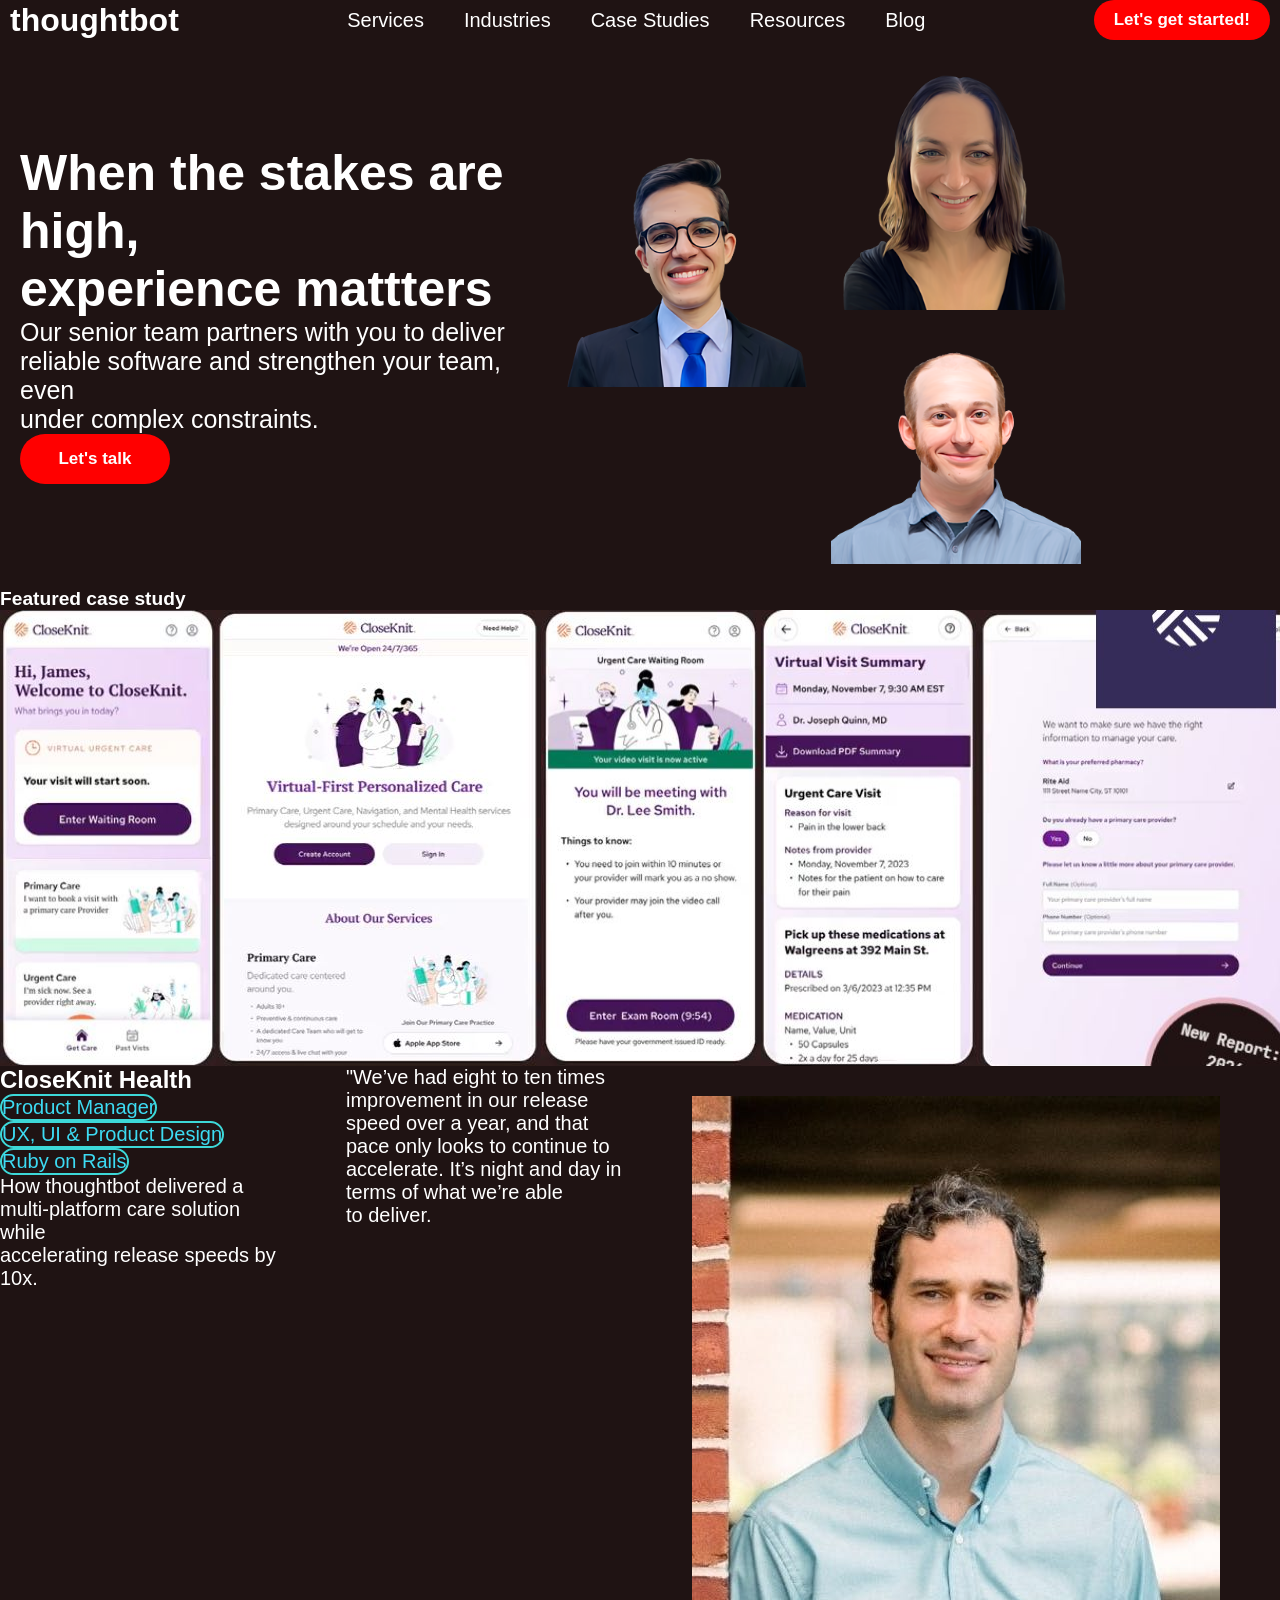
<file: index.html>
<!DOCTYPE html>
<html lang="en">

<head>
    <meta charset="UTF-8">
    <meta name="viewport" content="width=device-width, initial-scale=1.0">
    <title>THOUGHTBOT</title>
    <link rel="stylesheet" href="style.css">
</head>

<body>
    <header>
        <div class="header-icon">
            <h1>thoughtbot</h1>
        </div>
        <nav>
            <ul>
                <li><a href="#">Services</a></li>
                <li><a href="#">Industries</a></li>
                <li> <a href="#">Case Studies</a></li>
                <li> <a href="#">Resources</a></li>
                <li> <a href="./blog.html">Blog</a></li>
            </ul>
        </nav>
        <button class="header-bttn">Let's get started!</button>
    </header>

    <section>
        <div class="hero-section">
            <div class="hero-section-txt">
                <h2 class="hero-section-txt1">When the stakes are high, <br>experience mattters</h2>
                <p class="hero-section-txt2">Our senior team partners with you to deliver <br>reliable software and
                    strengthen your team, even
                    <br>under complex constraints.
                </p>
                <button class="hero-section-bttn">Let's talk</button>
            </div>
            <div class="hero-section-images">
                <div class="hero-section-images1">
                    <img src="./images/imageye___-_imgi_48_Matheus_Richard.png" alt="" class="image1">
                </div>
                <div class="hero-section-images2">
                    <img src="./images/imageye___-_imgi_49_Dawn_Delatte_.png" alt="" class="image1">
                    <img src="./images/imageye___-_imgi_51_Ali_Slater.png" alt="" class="image1">
                </div>
            </div>
        </div>
    </section>
    <h4 class="casehead">Featured case study</h4>
    <div class="casestudy-image">
        <img src="./images/Capture.JPG" alt="">
        <img src="./images/capture 2.JPG" alt="">
        <img src="./images/Capture 3.JPG" alt="">
        <img src="./images/Capture 4.JPG" alt="">
        <img src="./images/Capture 5.JPG" alt="">
    </div>
    <section class="firstsection">
        <div class="CloseKnit">
            <h1 class="CloseKnit-head">CloseKnit Health</h1>
            <div class="CloseKnit-bttn">
                <button class="CloseKnit-bttn2">Product Manager</button>
                <button class="CloseKnit-bttn2">UX, UI & Product Design</button>
                <div>
                    <button class="CloseKnit-bttn2">Ruby on Rails</button>
                </div>
            </div>
            <div class="CloseKnit-txt">
                <p>How thoughtbot delivered a multi-platform care solution while <br>accelerating release speeds by 10x.
                </p>
                <a href="Read About How We Helped CloseKnit Health"></a>
            </div>
        </div>
        <p class="CloseKnit-txt3">"We’ve had eight to ten times improvement in our release <br>
            speed over a year, and that pace only looks to continue to <br>
            accelerate. It’s night and day in terms of what we’re able <br>
            to deliver.</p>
        <div class="person">
            <img src="./images/a35a7111-0877-4116-8ecf-7b08fa1ad0fe_Matthew-Thompson.jpeg" alt="">
        </div>
        <div class="person-info">
            <p></p>
        </div>
    </section>


</body>

</html>
</file>
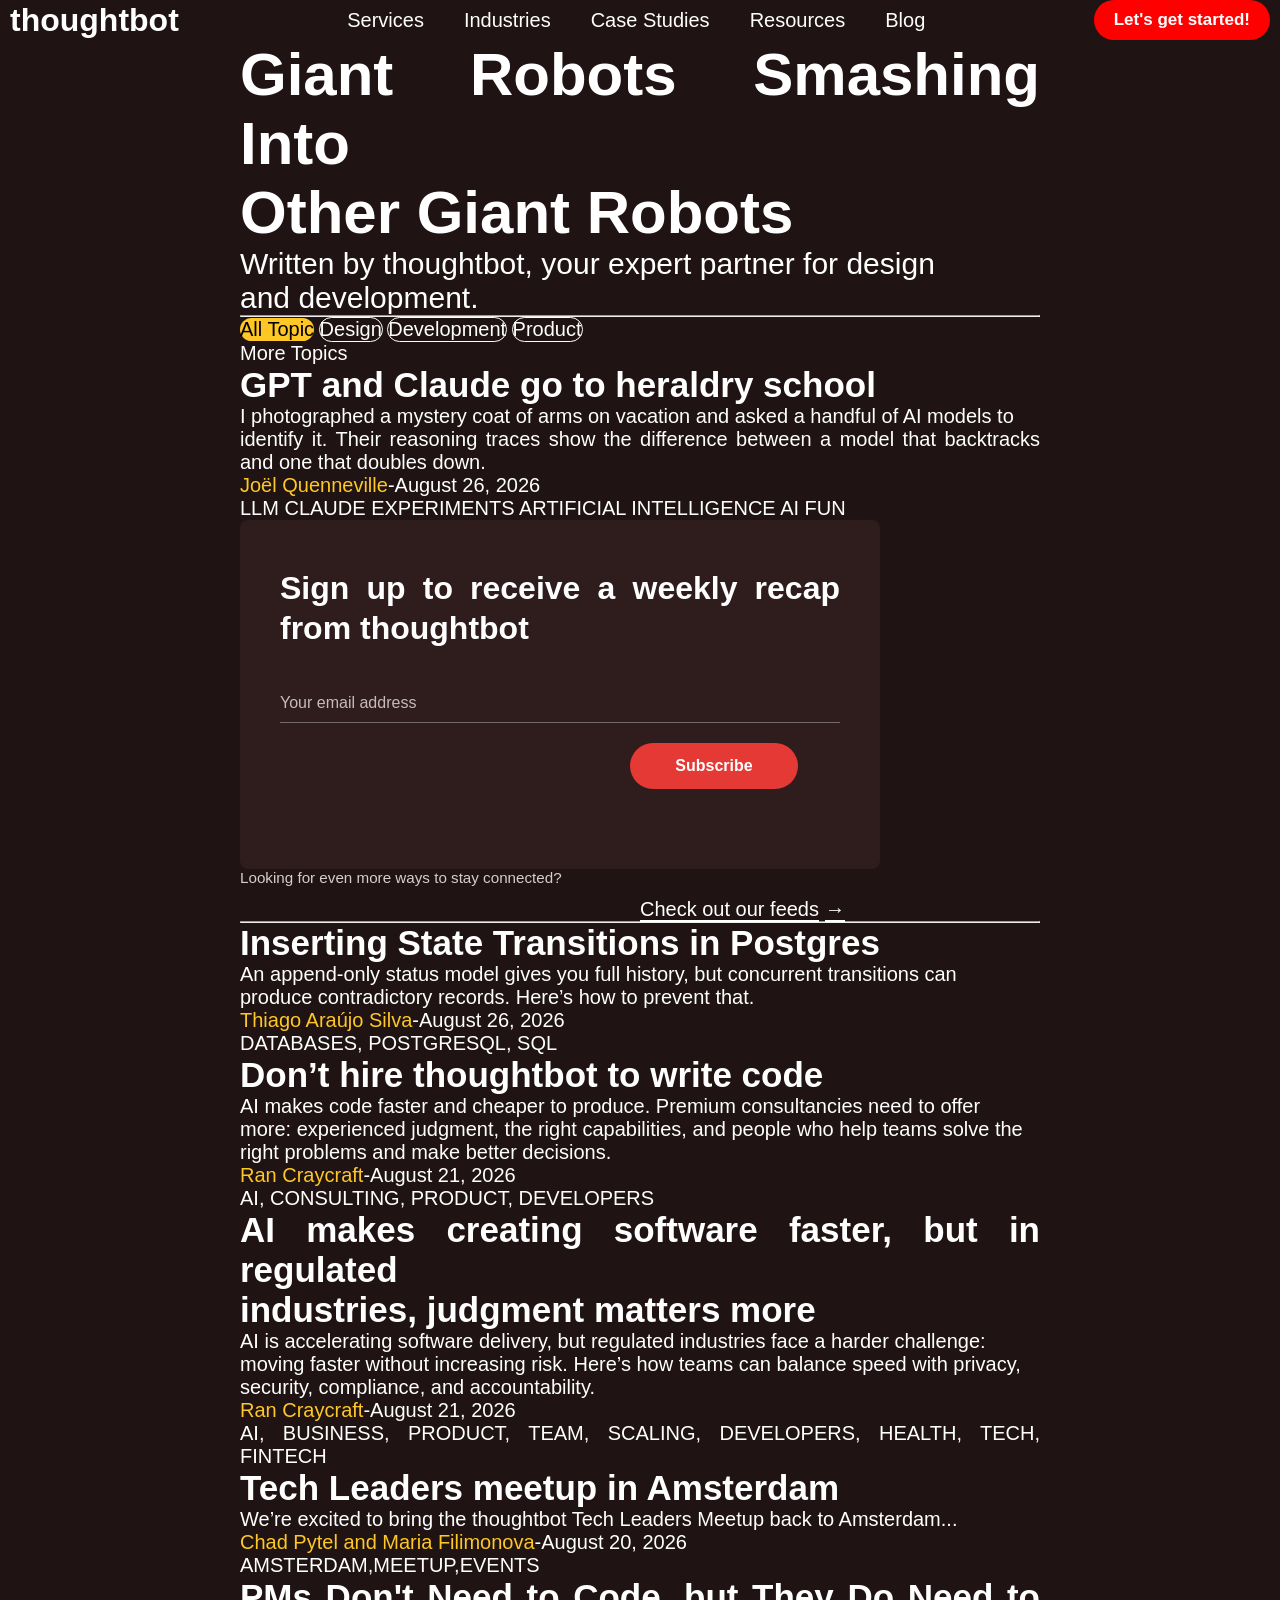
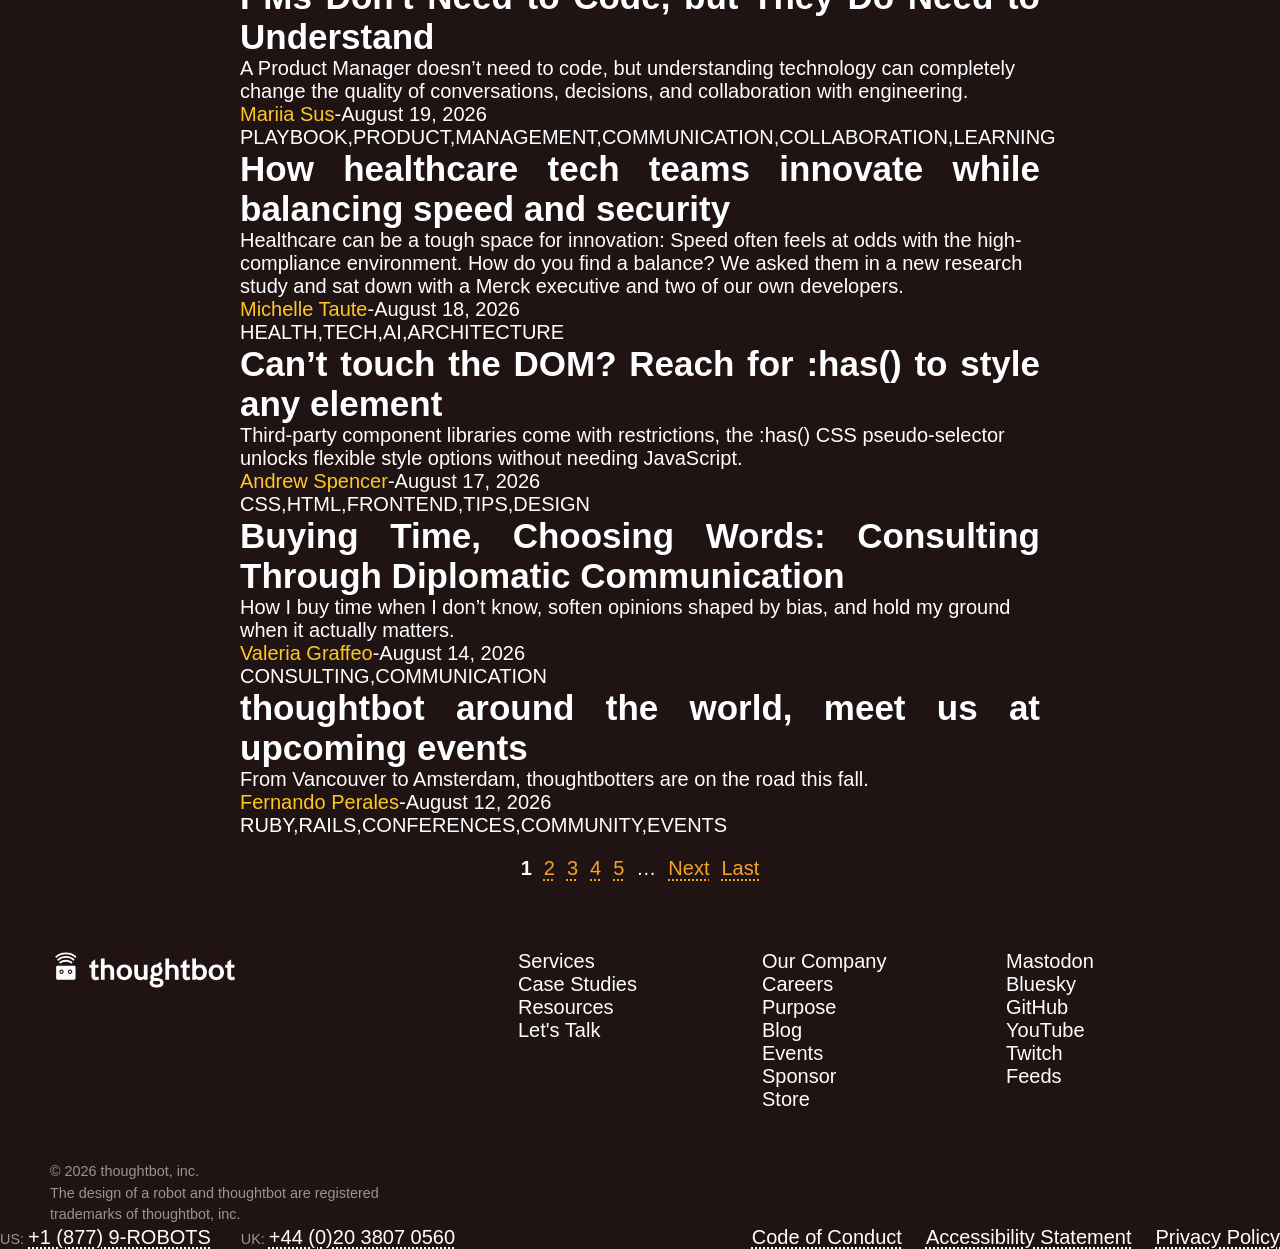
<file: blog.html>
<!DOCTYPE html>
<html lang="en">

<head>
  <meta charset="UTF-8">
  <meta name="viewport" content="width=device-width, initial-scale=1.0">
  <title>Blog page</title>
  <link rel="stylesheet" href="style.css">
</head>

<body>
  <header>
    <div class="header-icon">
      <h1>thoughtbot</h1>
    </div>
    <nav>
      <ul>
        <li><a href="#">Services</a></li>
        <li><a href="#">Industries</a></li>
        <li> <a href="#">Case Studies</a></li>
        <li> <a href="#">Resources</a></li>
        <li> <a href="./blog.html">Blog</a></li>
      </ul>
    </nav>
    <button class="header-bttn">Let's get started!</button>
  </header>
   <div class="container">
  <div class="blog-header">
    <h1>Giant Robots Smashing Into <br> Other Giant Robots</h1>
    <p>Written by thoughtbot, your expert partner for design <br>and development.</p>
  </div>
  <hr class="line">
  <div>
    <button class="blog-bttn1">All Topic</button>
    <button class="blog-bttn">Design</button>
    <button class="blog-bttn">Development</button>
    <button class="blog-bttn">Product</button>
    <p class="blog-txt"><a href="">More Topics</a></p>
  </div>
 
  <div>
    <h2 class="heraldry-txt">GPT and Claude go to heraldry school</h2>
    <p class="heraldry-txt-p">I photographed a mystery coat of arms on vacation and asked a handful of AI models to <br>
      identify it.
      Their reasoning traces show the difference between a model that backtracks and one that doubles down.</p>
    <div class="heraldry">
      <p class="heraldry-txt-0">Joël Quenneville</p>
      <p class="heraldry-txt1"> -August 26, 2026</p>
    </div>
    <p class="heraldry-txt2">LLM CLAUDE EXPERIMENTS ARTIFICIAL INTELLIGENCE AI FUN</p>
  </div>
  <div class="newsletter-card">
    <h2>Sign up to receive a weekly recap from thoughtbot</h2>

    <form class="signup-form">
      <div class="input-group">
        <label for="email" class="sr-only"></label>
        <input type="email" id="email" placeholder="Your email address">
      </div>
      <button type="submit" class="subscribe-btn">Subscribe</button>
    </form>
  </div>
  <div>

    <div class="feeds-footer">
      <span>Looking for even more ways to stay connected?</span>
      <a href="#" class="feeds-link">
        Check out our feeds <span class="arrow">&rarr;</span>
      </a>
    </div>
    <hr class="line2">

    <h2 class="transition-txt">Inserting State Transitions in Postgres</h2>
    <p class="transition-txt-p">An append-only status model gives you full history, but concurrent transitions can <br>
produce contradictory records. Here’s how to prevent that.</p>
    <div class="transition">
      <p class="transition-txt-0">Thiago Araújo Silva</p>
      <p class="transition-txt1"> -August 26, 2026</p>
    </div>
    <p class="heraldry-txt2">DATABASES, POSTGRESQL, SQL</p>

 <h2 class="transition-txt">Don’t hire thoughtbot to write code</h2>
    <p class="transition-txt-p">AI makes code faster and cheaper to produce. Premium consultancies need to offer <br>
more: experienced judgment, the right capabilities, and people who help teams solve the <br>
 right problems and make better decisions.</p>
    <div class="transition">
      <p class="transition-txt-0">Ran Craycraft</p>
      <p class="transition-txt1"> -August 21, 2026</p>
    </div>
    <p class="heraldry-txt2">AI, CONSULTING, PRODUCT, DEVELOPERS</p>

 <h2 class="transition-txt">AI makes creating software faster, but in regulated <br> industries, judgment matters more</h2>
    <p class="transition-txt-p">AI is accelerating software delivery, but regulated industries face a harder challenge: <br>
 moving faster without increasing risk. Here’s how teams can balance speed with privacy, <br>
 security, compliance, and accountability.</p>
    <div class="transition">
      <p class="transition-txt-0">Ran Craycraft</p>
      <p class="transition-txt1"> -August 21, 2026</p>
    </div>
    <p class="heraldry-txt2">AI, BUSINESS, PRODUCT, TEAM, SCALING, DEVELOPERS, HEALTH, TECH, FINTECH</p>

    <h2 class="transition-txt">Tech Leaders meetup in Amsterdam</h2>
    <p class="transition-txt-p">We’re excited to bring the thoughtbot Tech Leaders Meetup back to Amsterdam...</p>
    <div class="transition">
      <p class="transition-txt-0">Chad Pytel and Maria Filimonova </p>
      <p class="transition-txt1"> -August 20, 2026</p>
    </div>
    <p class="heraldry-txt2">AMSTERDAM,MEETUP,EVENTS</p>

    <h2 class="transition-txt">PMs Don't Need to Code, but They Do Need to Understand</h2>
    <p class="transition-txt-p">A Product Manager doesn’t need to code, but understanding technology can completely <br>
change the quality of conversations, decisions, and collaboration with engineering.
</p>
    <div class="transition">
      <p class="transition-txt-0">Mariia Sus</p>
      <p class="transition-txt1"> -August 19, 2026</p>
    </div>
    <p class="heraldry-txt2">PLAYBOOK,PRODUCT,MANAGEMENT,COMMUNICATION,COLLABORATION,LEARNING</p>

    <h2 class="transition-txt">How healthcare tech teams innovate while balancing speed and security</h2>
    <p class="transition-txt-p">Healthcare can be a tough space for innovation: Speed often feels at odds with the high- <br>
compliance environment. How do you find a balance? We asked them in a new research <br>
study and sat down with a Merck executive and two of our own developers.</p>
    <div class="transition">
      <p class="transition-txt-0">Michelle Taute</p>
      <p class="transition-txt1"> -August 18, 2026</p>
    </div>
    <p class="heraldry-txt2">HEALTH,TECH,AI,ARCHITECTURE</p>

    <h2 class="transition-txt">Can’t touch the DOM? Reach for :has() to style any element</h2>
    <p class="transition-txt-p">Third-party component libraries come with restrictions, the :has() CSS pseudo-selector <br>
 unlocks flexible style options without needing JavaScript.</p>
    <div class="transition">
      <p class="transition-txt-0">Andrew Spencer</p>
      <p class="transition-txt1"> -August 17, 2026</p>
    </div>
    <p class="heraldry-txt2">CSS,HTML,FRONTEND,TIPS,DESIGN</p>

    <h2 class="transition-txt">Buying Time, Choosing Words: Consulting Through Diplomatic Communication</h2>
    <p class="transition-txt-p">How I buy time when I don’t know, soften opinions shaped by bias, and hold my ground <br>
when it actually matters.</p>
    <div class="transition">
      <p class="transition-txt-0">Valeria Graffeo</p>
      <p class="transition-txt1"> -August 14, 2026</p>
    </div>
    <p class="heraldry-txt2">CONSULTING,COMMUNICATION</p>

    <h2 class="transition-txt">thoughtbot around the world, meet us at upcoming events</h2>
    <p class="transition-txt-p">From Vancouver to Amsterdam, thoughtbotters are on the road this fall.</p>
    <div class="transition">
      <p class="transition-txt-0">Fernando Perales</p>
      <p class="transition-txt1"> -August 12, 2026</p>
    </div>
    <p class="heraldry-txt2">RUBY,RAILS,CONFERENCES,COMMUNITY,EVENTS</p>
  </div>

  <nav class="pagination-container">
  <ul class="pagination">
    <li class="page-item active" aria-current="page">
      <span class="page-link">1</span>
    </li>
    <li class="page-item">
      <a href="#" class="page-link">2</a>
    </li>
    <li class="page-item">
      <a href="#" class="page-link">3</a>
    </li>
    <li class="page-item">
      <a href="#" class="page-link">4</a>
    </li>
    <li class="page-item">
      <a href="#" class="page-link">5</a>
    </li>
    <li class="page-item ellipsis" aria-hidden="true">
      <span>…</span>
    </li>
    <li class="page-item">
      <a href="#" class="page-link">Next</a>
    </li>
    <li class="page-item">
      <a href="#" class="page-link">Last</a>
    </li>
  </ul>
</nav>
 </div>
 
 <footer>
  <div class="parentdiv">
    <div class="childdiv1">
      <img src="./images/image.JPG" alt="">
    </div>
    <div class="childdiv2">
      <a href="#">Services</a>
      <a href="#">Case Studies</a>
      <a href="#">Resources</a>
      <a href="#">Let's Talk</a>
    </div>
    <div class="childdiv3">
      <a href="#">Our Company</a>
      <a href="#">Careers</a>
      <a href="#">Purpose</a>
      <a href="#">Blog</a>
      <a href="#">Events</a>
      <a href="#">Sponsor</a>
      <a href="#">Store</a>
    </div>
    <div class="childdiv4">
      <a href="#">Mastodon</a>
<a href="#">Bluesky</a>
<a href="#">GitHub</a>
<a href="#">YouTube</a>
<a href="#">Twitch</a>
<a href="#">Feeds</a>
    </div>
  </div>
  <div class="trademark">
        <p>© 2026 thoughtbot, inc.</p>
        <p>The design of a robot and thoughtbot are registered trademarks of thoughtbot, inc.</p>
      </div>
       <div class="footer-bottom-info">
      <div class="phone-numbers">
        <span>US: <a href="">+1 (877) 9-ROBOTS</a></span>
        <span>UK: <a href="">+44 (0)20 3807 0560</a></span>
      </div>
      <div class="policy-links">
        <a href="#">Code of Conduct</a>
        <a href="#">Accessibility Statement</a>
        <a href="#">Privacy Policy</a>
      </div>
    </div>

 </footer>
</body>
</html>
</file>
<file: style.css>
*{
  padding: 0;
  margin: 0;
  box-sizing: border-box;
}
body {
  background-color: #1f1313;
  font-family: -apple-system, BlinkMacSystemFont, "Segoe UI", Roboto, Helvetica, Arial, sans-serif;
  color: #c5bcba;
  margin: 0;

}

header {
    display: flex;
    justify-content: space-between;
    align-items: center;
    margin: 0px 10px;

}
.header-icon{
    color: white;
}

ul {
    display: flex;
    gap: 40px;
    text-decoration: none;
}

li, a {
    color: white;
    text-decoration: none;
    font-size: 20px;
    font-size: bold;
    list-style-type: none;
}

.header-bttn {
    background-color: red;
    border-radius: 30px;
    padding: 10px 20px 10px 20px;
    /* width: 150px; */
    color: white;
    font-weight: bold;
    border: none;
    font-size: 17px;

}
.container{
    width: 100%;
    text-align: left;
    margin-bottom: 20px;
    max-width: 800px;
    margin: 0 auto;
    text-align: justify;
}

.hero-section {
    color: white;
    display: flex;
    justify-content: space-between;
    padding: 20px;
    align-items: center;
}

.hero-section-txt {
    width: 600px;
    align-items: center;
}

.hero-section-txt1 {
    font-size: 50px;
    margin: 0;
}

.hero-section-txt2 {
    font-size: 25px;
}

.hero-section-bttn {
    background-color: red;
    border-radius: 30px;
    padding: 15px;
    width: 150px;
    color: white;
    font-weight: bold;
    border: none;
    font-size: 17px;
}

.hero-section-images {
    display: flex;
    align-items: center;
    gap: 20px;
    margin-left : 0px;
}

.image1 {
    height: 250px;
    width: 250px;
    user-select: none;

}

.hero-section-images1 {
    padding-bottom: 100px;
}
.hero-section-images1{
    margin: 0;
}.casehead{
    color: white;
    font-size: larger;
}
.casestudy-image{
display: flex;
font-size: 25px;
color: white;
}
.firstsection{
    background-color:#1f1313;
    display: flex;
    justify-content: space-between;
    gap: 60px;
}
.CloseKnit{
    width: 50%;
}
.CloseKnit-head{
    color: white;
}
.CloseKnit-bttn{
border-radius: 30px;
color: rgb(6, 57, 6);
}
.CloseKnit-bttn2{
    border-radius: 30px;
    border-color: rgb(40, 181, 209);
    background: transparent;
    color: rgb(61, 219, 243);
    border: 2px solid rgb(61, 216, 216);
    font-size: 20px;
    font-weight: 100;
}
.CloseKnit-txt{
    color: white;
    font-size: 20px;
}
.CloseKnit-txt3{
width: 50%;
color: white;
font-size:20px;
}
.person{
    display: flex;
    align-items: center;
    gap: 15px;
    margin-top: 30px;
}
.txt3-image{
    width: 70px;
    height: 70px;
    object-fit: cover;
    border-radius: 10px;
}
.txt3-image-info{
    margin: 0;
    font-size: 19px;
}
    .person-info p{
     margin: 5px 0 0;       
    font-size: 15px;   
}
.blog-header{
color: white;
font-size: 30px;
}
.blog-header p{
font-size: 30px;
}
.line{
    width: 100%;
}
.blog-bttn1{
    background-color: #fec726;
    color: black;
    border-radius: 30px;
    font-size: 20px;
    font-weight: 100px;
    border: none;
}
.blog-bttn{
border-radius: 30px;
    border-color: white;
    background: transparent;
    color:white;
    border: 1px solid white;
    font-size: 20px;
    font-weight: 100;
}
.blog-txt{
text-decoration: 5px dotted white;
}
.heraldry-txt{
color: white;
font-size:35px ;
}
.heraldry{
    display: flex;
}
.heraldry-txt-p{
color: white;
font-size: 20px;
font-weight: 100;
}

.heraldry-txt-0{
color: #fec726;
font-size: 20px;
}
.heraldry-txt1{
color: white;
font-size: 20px;
}
.heraldry-txt2{
color: white;
font-size: 20px;
font-weight: 500;
}
.newsletter-card{
 background-color: #2f1d1d;
  border-radius: 8px;
  padding: 48px 40px 32px;
  max-width: 640px;
  width: 100%;
  box-sizing: border-box;
}
.newsletter-card h2 {
  font-size: 2rem;
  font-weight: 700;
  line-height: 1.25;
  margin: 0 0 36px 0;
  color: #ffffff;
}
.signup-form {
  display: flex;
  align-items: flex-end;
  gap: 20px;
  margin-bottom: 48px;
}
.signup-form input[type="email"] {
  width: 100%;
  background: transparent;
  border: none;
  border-bottom: 1px solid #756a67;
  padding: 10px 0;
  font-size: 1rem;
  color: #ffffff;
  outline: none;
}

.signup-form input[type="email"]::placeholder {
  color: #c5bcba;
}

.signup-form input[type="email"]:focus {
  border-bottom-color: #ffffff;
}
.subscribe-btn {
  background-color: #e53935;
  color: #ffffff;
  border: none;
  border-radius: 24px;
  padding: 14px 28px;
  font-size: 1rem;
  font-weight: 600;
  cursor: pointer;
  white-space: nowrap;
}
.feeds-footer {
  display: flex;
  align-items: center;
  justify-content: space-between;
  flex-wrap: wrap;
  gap: 12px;
  font-size: 0.95rem;
  color: #d6cecc;
}
  .signup-form {
    flex-direction: column;
    align-items: stretch;
  }
  
  .subscribe-btn {
    width: 30%;
    margin-left: 350px;
  }

  .feeds-footer {
    flex-direction: column;
    align-items: flex-start;
  }
  .feeds-link {
  color: #ffffff;
  text-decoration: underline;
  text-underline-offset: 4px;
  display: inline-flex;
  align-items: center;
  gap: 6px;
  font-weight: 500;
  margin:0px 0px 0px 400px;
}
.line2{
    width: 100%;
}
.transition-txt{
color: white;
font-size:35px ;
}
.transition{
    display: flex;
}
.transition-txt-p{
color: white;
font-size: 20px;
font-weight: 100;
}
.transition-txt-0{
color: #fec726;
font-size: 20px;
}
.transition-txt1{
color: white;
font-size: 20px;
}
.transition-txt2{
color: white;
font-size: 20px;
font-weight: 500;
}
.pagination-container {
  display: flex;
  justify-content: center;
  padding: 20px 0;
}
.pagination {
  display: flex;
  align-items: center;
  list-style: none;
  margin: 0;
  padding: 0;
  gap: 12px;
}
.page-item {
  display: inline-flex;
  align-items: center;
}
.page-link {
  color: #f7a223; 
  text-decoration: underline;
  text-decoration-style: dotted; 
  text-underline-offset: 4px;
  font-size: 1.25rem;
  font-weight: 500;
}
.page-item.active .page-link {
  color: white;
  text-decoration: none;
  font-weight: 700;
  cursor: default;
}

.parentdiv{
  display: flex;
  margin: 50px;
  gap: 20px;
}
.childdiv1{
  width: 40%;

}
.childdiv2{
  width: 20%;
    display: flex;
  flex-direction: column;
}
.childdiv3{
  width: 20%;
    display: flex;
  flex-direction: column;
}
.childdiv4{
  width: 20%;
    display: flex;
  flex-direction: column;
}
.trademark p {
  margin: 0 50px;
  font-size: 0.9rem;
  line-height: 1.5;
  color: #9e9390;
  max-width: 380px;
}
.footer-bottom-info {
  display: flex;
  justify-content: space-between;
  font-size: 0.9rem;
  flex-wrap: wrap;
  gap: 20px;
}
.phone-numbers {
  display: flex;
  gap: 30px;
}

.phone-numbers span {
  color: #9e9390;
}

.phone-numbers a {
  color: #ffffff;
  text-decoration: underline;
  text-decoration-style: dotted;
  text-underline-offset: 4px;
}
.policy-links {
  display: flex;
  gap: 24px;
  flex-wrap: wrap;
}

.policy-links a {
  color: #ffffff;
  text-decoration: underline;
  text-decoration-style: dotted;
  text-underline-offset: 4px;
}
</file>
